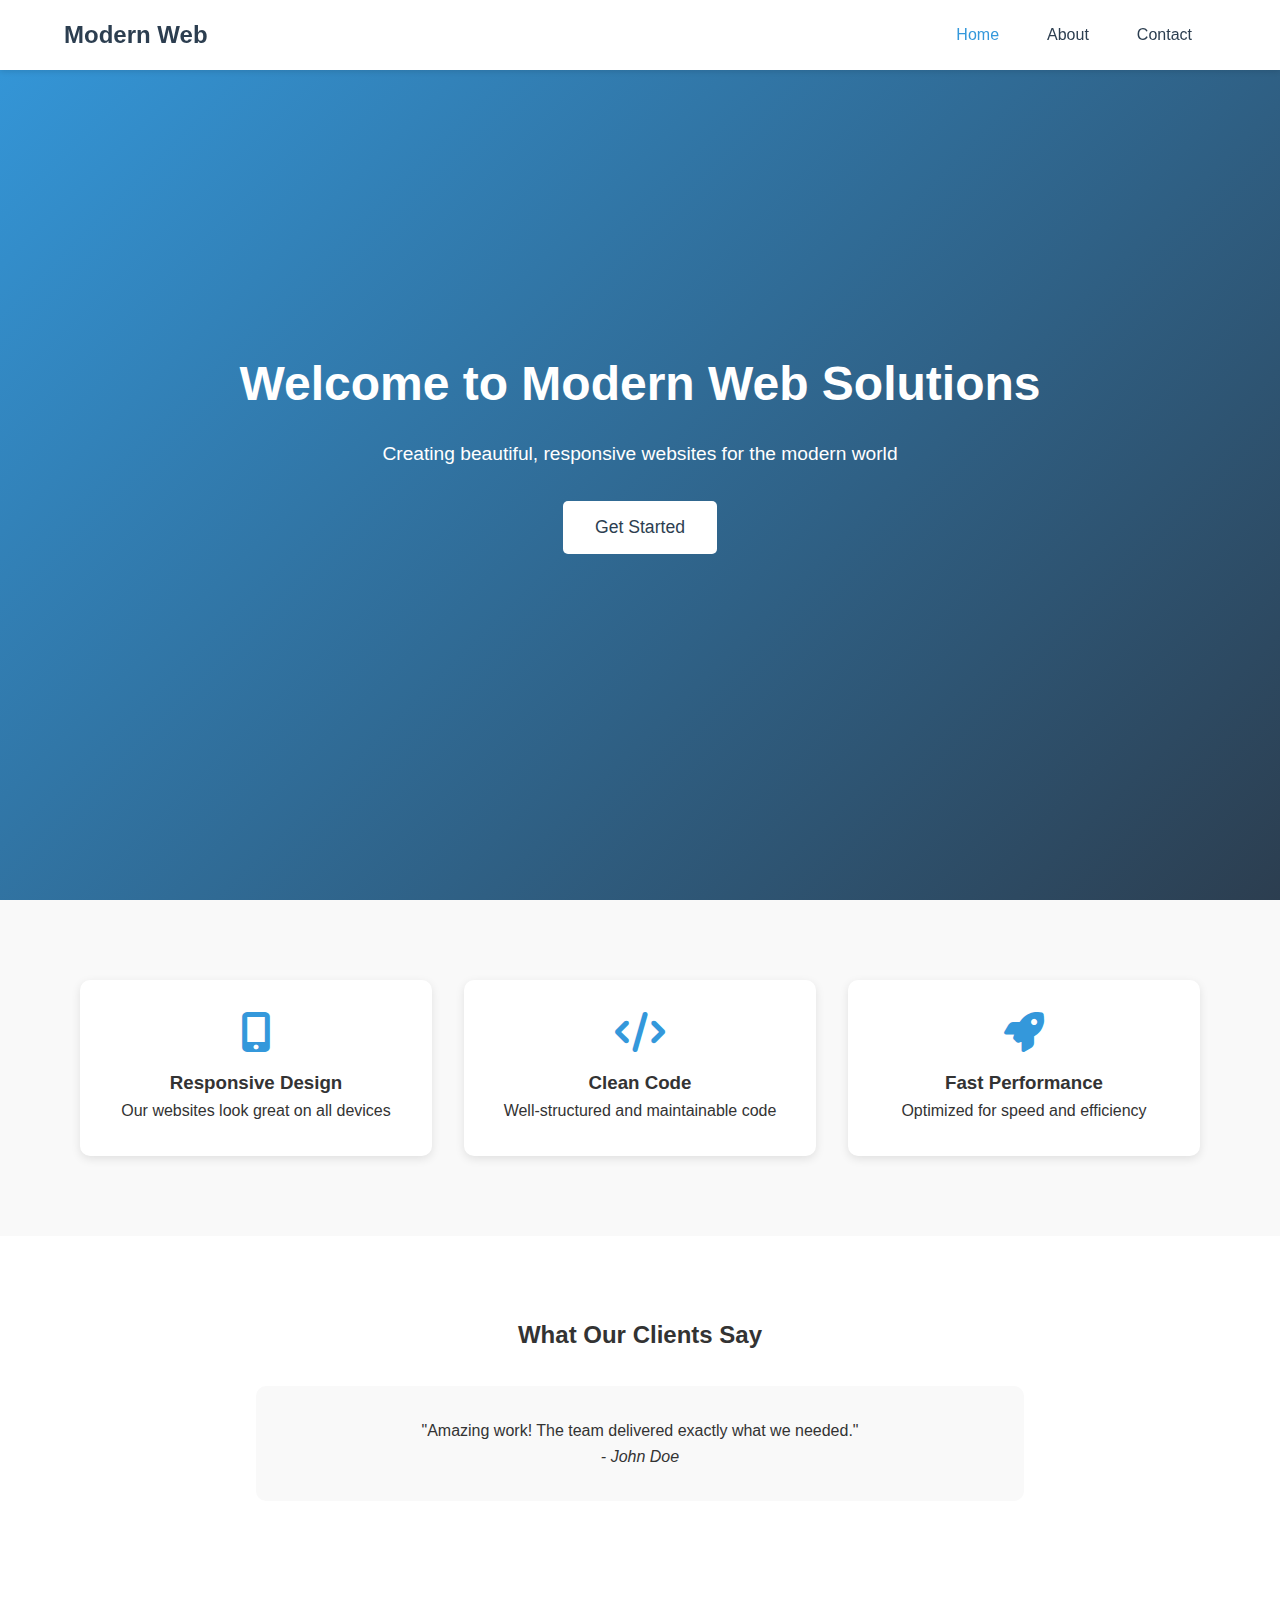
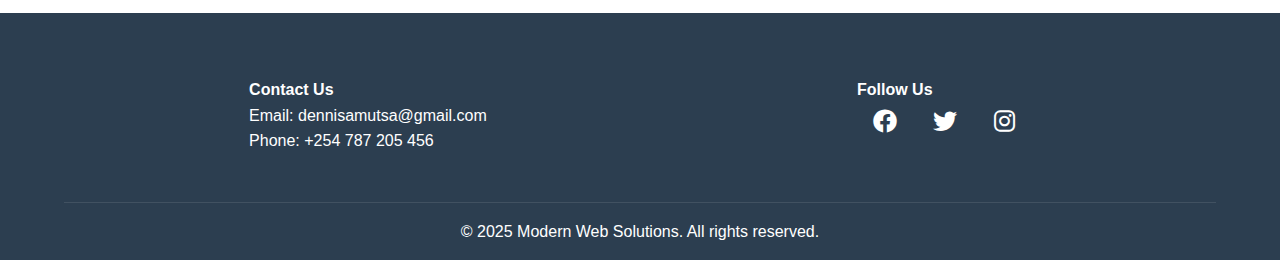
<file: index.html>
<!DOCTYPE html>
<html lang="en">
<head>
    <meta charset="UTF-8">
    <meta name="viewport" content="width=device-width, initial-scale=1.0">
    <title>Modern Web Solutions</title>
    <link rel="stylesheet" href="styles.css">
    <link rel="stylesheet" href="https://cdnjs.cloudflare.com/ajax/libs/font-awesome/6.0.0/css/all.min.css">
</head>
<body>
    <header>
        <nav class="navbar">
            <div class="logo">Modern Web</div>
            <ul class="nav-links">
                <li><a href="index.html" class="active">Home</a></li>
                <li><a href="about.html">About</a></li>
                <li><a href="contact.html">Contact</a></li>
            </ul>
            <div class="hamburger">
                <span></span>
                <span></span>
                <span></span>
            </div>
        </nav>
    </header>

    <main>
        <section class="hero">
            <h1>Welcome to Modern Web Solutions</h1>
            <p>Creating beautiful, responsive websites for the modern world</p>
            <button class="cta-button">Get Started</button>
        </section>

        <section class="features">
            <div class="feature-card">
                <i class="fas fa-mobile-alt"></i>
                <h3>Responsive Design</h3>
                <p>Our websites look great on all devices</p>
            </div>
            <div class="feature-card">
                <i class="fas fa-code"></i>
                <h3>Clean Code</h3>
                <p>Well-structured and maintainable code</p>
            </div>
            <div class="feature-card">
                <i class="fas fa-rocket"></i>
                <h3>Fast Performance</h3>
                <p>Optimized for speed and efficiency</p>
            </div>
        </section>

        <section class="testimonials">
            <h2>What Our Clients Say</h2>
            <div class="testimonial-slider">
                <div class="testimonial">
                    <p>"Amazing work! The team delivered exactly what we needed."</p>
                    <cite>- John Doe</cite>
                </div>
            </div>
        </section>
    </main>

    <footer>
        <div class="footer-content">
            <div class="footer-section">
                <h4>Contact Us</h4>
                <p>Email: dennisamutsa@gmail.com</p>
                <p>Phone: +254 787 205 456</p>
            </div>
            <div class="footer-section">
                <h4>Follow Us</h4>
                <div class="social-links">
                    <a href="#"><i class="fab fa-facebook"></i></a>
                    <a href="#"><i class="fab fa-twitter"></i></a>
                    <a href="#"><i class="fab fa-instagram"></i></a>
                </div>
            </div>
        </div>
        <div class="footer-bottom">
            <p>&copy; 2025 Modern Web Solutions. All rights reserved.</p>
        </div>
    </footer>

    <script src="script.js"></script>
</body>
</html>
</file>
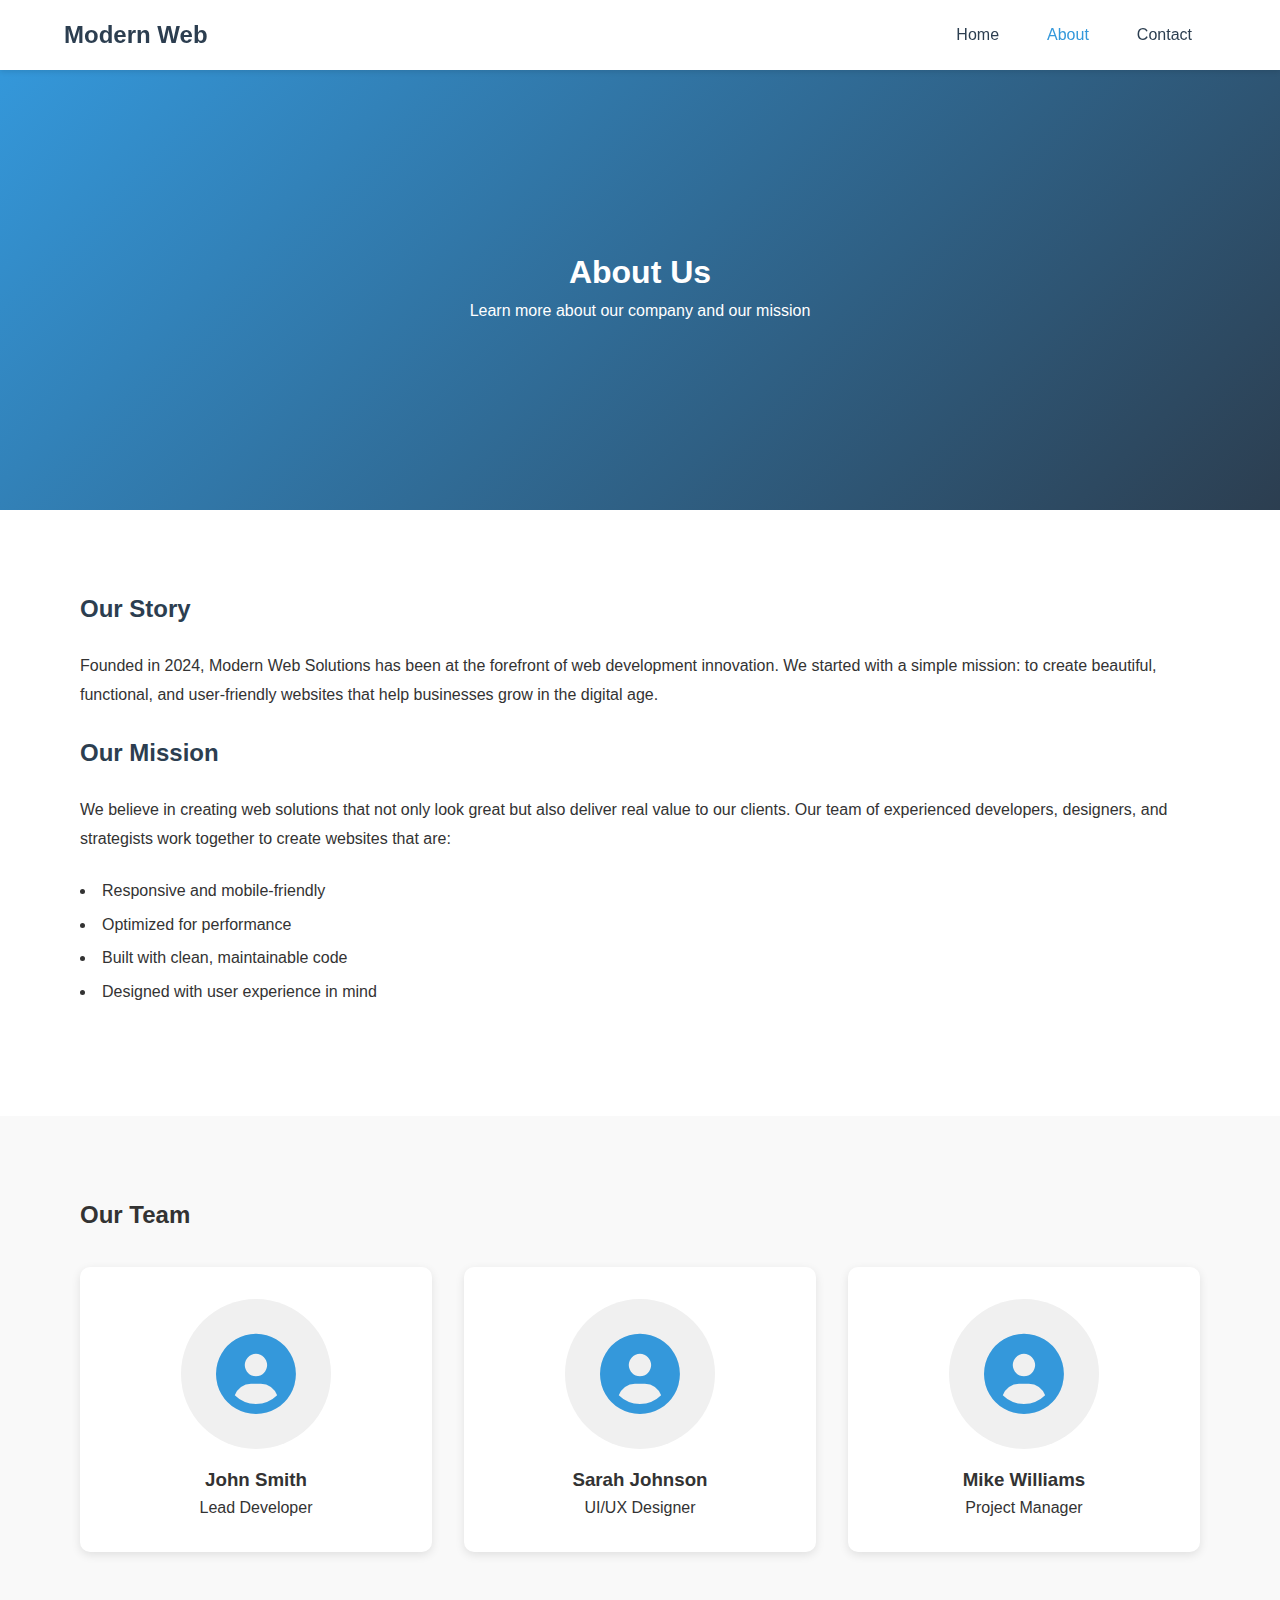
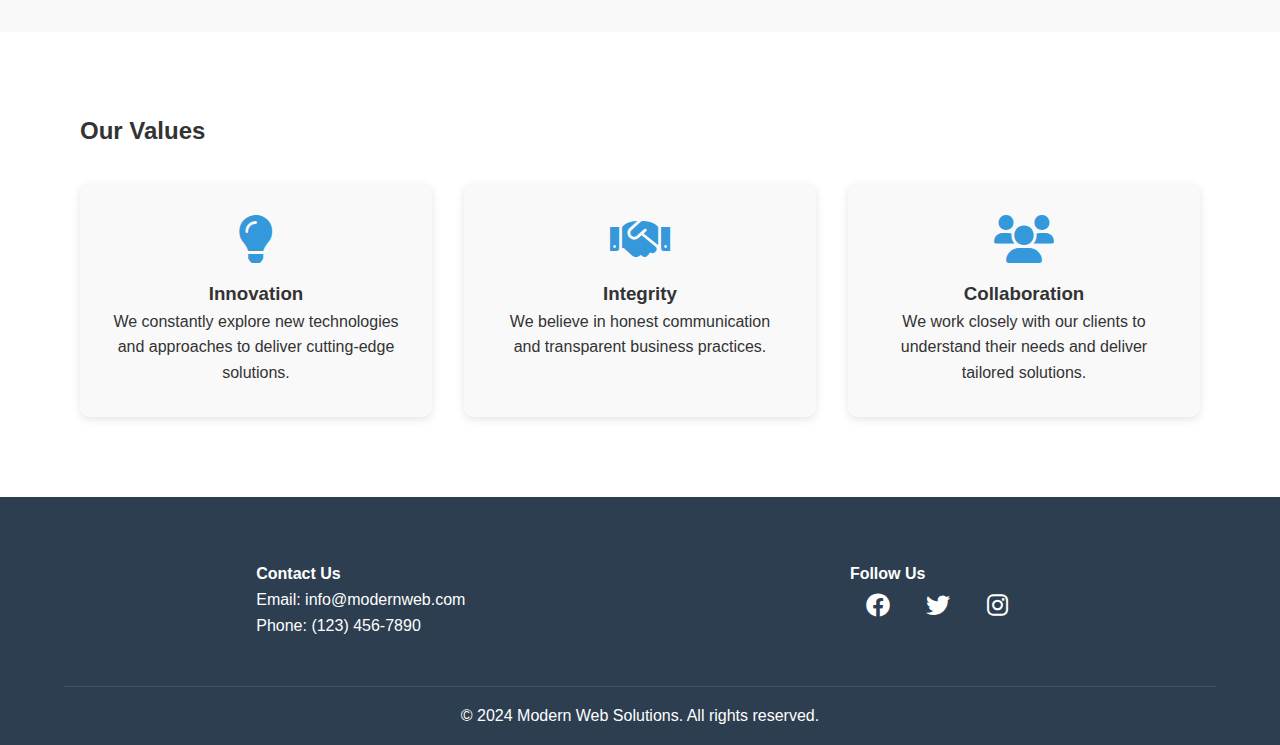
<file: about.html>
<!DOCTYPE html>
<html lang="en">
<head>
    <meta charset="UTF-8">
    <meta name="viewport" content="width=device-width, initial-scale=1.0">
    <title>About Us - Modern Web Solutions</title>
    <link rel="stylesheet" href="styles.css">
    <link rel="stylesheet" href="https://cdnjs.cloudflare.com/ajax/libs/font-awesome/6.0.0/css/all.min.css">
</head>
<body>
    <header>
        <nav class="navbar">
            <div class="logo">Modern Web</div>
            <ul class="nav-links">
                <li><a href="index.html">Home</a></li>
                <li><a href="about.html" class="active">About</a></li>
                <li><a href="contact.html">Contact</a></li>
            </ul>
            <div class="hamburger">
                <span></span>
                <span></span>
                <span></span>
            </div>
        </nav>
    </header>

    <main>
        <section class="about-hero">
            <h1>About Us</h1>
            <p>Learn more about our company and our mission</p>
        </section>

        <section class="company-info">
            <div class="container">
                <h2>Our Story</h2>
                <p>Founded in 2024, Modern Web Solutions has been at the forefront of web development innovation. We started with a simple mission: to create beautiful, functional, and user-friendly websites that help businesses grow in the digital age.</p>
                
                <h2>Our Mission</h2>
                <p>We believe in creating web solutions that not only look great but also deliver real value to our clients. Our team of experienced developers, designers, and strategists work together to create websites that are:</p>
                <ul>
                    <li>Responsive and mobile-friendly</li>
                    <li>Optimized for performance</li>
                    <li>Built with clean, maintainable code</li>
                    <li>Designed with user experience in mind</li>
                </ul>
            </div>
        </section>

        <section class="team">
            <div class="container">
                <h2>Our Team</h2>
                <div class="team-grid">
                    <div class="team-member">
                        <div class="member-image">
                            <i class="fas fa-user-circle"></i>
                        </div>
                        <h3>John Smith</h3>
                        <p>Lead Developer</p>
                    </div>
                    <div class="team-member">
                        <div class="member-image">
                            <i class="fas fa-user-circle"></i>
                        </div>
                        <h3>Sarah Johnson</h3>
                        <p>UI/UX Designer</p>
                    </div>
                    <div class="team-member">
                        <div class="member-image">
                            <i class="fas fa-user-circle"></i>
                        </div>
                        <h3>Mike Williams</h3>
                        <p>Project Manager</p>
                    </div>
                </div>
            </div>
        </section>

        <section class="values">
            <div class="container">
                <h2>Our Values</h2>
                <div class="values-grid">
                    <div class="value-card">
                        <i class="fas fa-lightbulb"></i>
                        <h3>Innovation</h3>
                        <p>We constantly explore new technologies and approaches to deliver cutting-edge solutions.</p>
                    </div>
                    <div class="value-card">
                        <i class="fas fa-handshake"></i>
                        <h3>Integrity</h3>
                        <p>We believe in honest communication and transparent business practices.</p>
                    </div>
                    <div class="value-card">
                        <i class="fas fa-users"></i>
                        <h3>Collaboration</h3>
                        <p>We work closely with our clients to understand their needs and deliver tailored solutions.</p>
                    </div>
                </div>
            </div>
        </section>
    </main>

    <footer>
        <div class="footer-content">
            <div class="footer-section">
                <h4>Contact Us</h4>
                <p>Email: info@modernweb.com</p>
                <p>Phone: (123) 456-7890</p>
            </div>
            <div class="footer-section">
                <h4>Follow Us</h4>
                <div class="social-links">
                    <a href="#"><i class="fab fa-facebook"></i></a>
                    <a href="#"><i class="fab fa-twitter"></i></a>
                    <a href="#"><i class="fab fa-instagram"></i></a>
                </div>
            </div>
        </div>
        <div class="footer-bottom">
            <p>&copy; 2024 Modern Web Solutions. All rights reserved.</p>
        </div>
    </footer>

    <script src="script.js"></script>
</body>
</html>
</file>
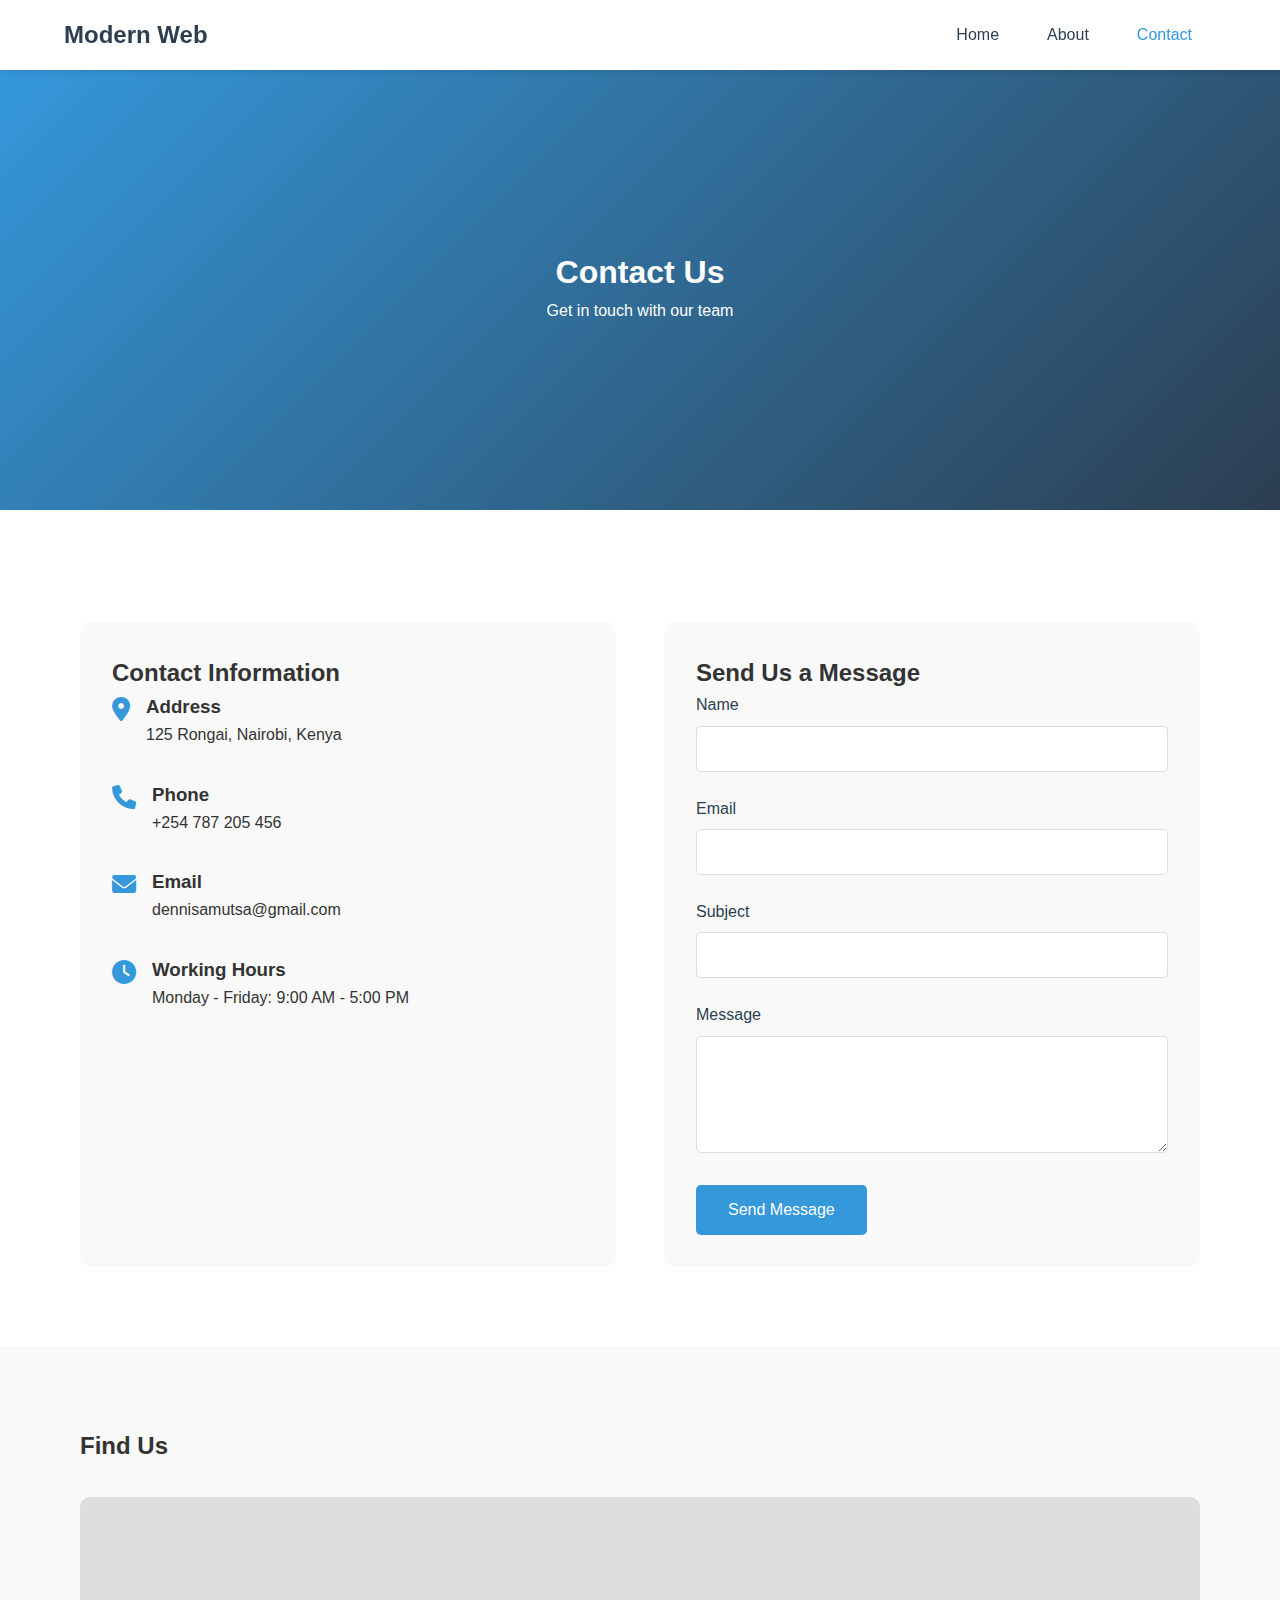
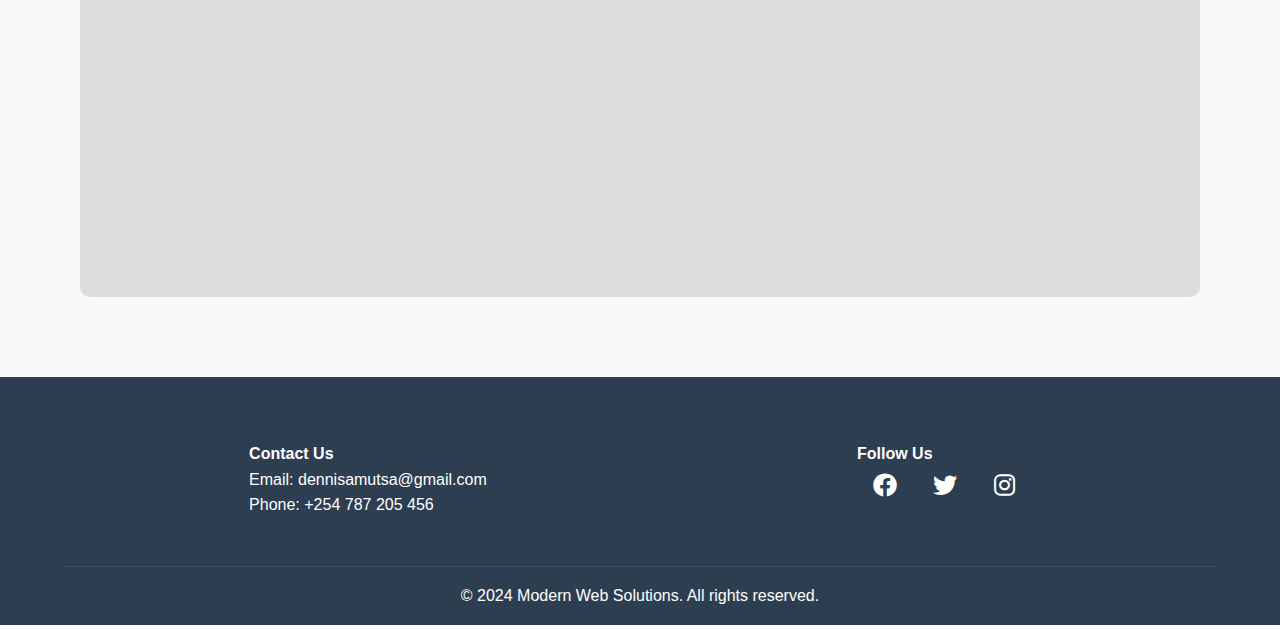
<file: contact.html>
<!DOCTYPE html>
<html lang="en">
<head>
    <meta charset="UTF-8">
    <meta name="viewport" content="width=device-width, initial-scale=1.0">
    <title>Contact Us - Modern Web Solutions</title>
    <link rel="stylesheet" href="styles.css">
    <link rel="stylesheet" href="https://cdnjs.cloudflare.com/ajax/libs/font-awesome/6.0.0/css/all.min.css">
</head>
<body>
    <header>
        <nav class="navbar">
            <div class="logo">Modern Web</div>
            <ul class="nav-links">
                <li><a href="index.html">Home</a></li>
                <li><a href="about.html">About</a></li>
                <li><a href="contact.html" class="active">Contact</a></li>
            </ul>
            <div class="hamburger">
                <span></span>
                <span></span>
                <span></span>
            </div>
        </nav>
    </header>

    <main>
        <section class="contact-hero">
            <h1>Contact Us</h1>
            <p>Get in touch with our team</p>
        </section>

        <section class="contact-content">
            <div class="container">
                <div class="contact-grid">
                    <div class="contact-info">
                        <h2>Contact Information</h2>
                        <div class="info-item">
                            <i class="fas fa-map-marker-alt"></i>
                            <div>
                                <h3>Address</h3>
                                <p>125 Rongai, Nairobi, Kenya</p>
                            </div>
                        </div>
                        <div class="info-item">
                            <i class="fas fa-phone"></i>
                            <div>
                                <h3>Phone</h3>
                                <p>+254 787 205 456</p>
                            </div>
                        </div>
                        <div class="info-item">
                            <i class="fas fa-envelope"></i>
                            <div>
                                <h3>Email</h3>
                                <p>dennisamutsa@gmail.com</p>
                            </div>
                        </div>
                        <div class="info-item">
                            <i class="fas fa-clock"></i>
                            <div>
                                <h3>Working Hours</h3>
                                <p>Monday - Friday: 9:00 AM - 5:00 PM</p>
                            </div>
                        </div>
                    </div>

                    <div class="contact-form-container">
                        <h2>Send Us a Message</h2>
                        <form class="contact-form">
                            <div class="form-group">
                                <label for="name">Name</label>
                                <input type="text" id="name" name="name" required>
                            </div>
                            <div class="form-group">
                                <label for="email">Email</label>
                                <input type="email" id="email" name="email" required>
                            </div>
                            <div class="form-group">
                                <label for="subject">Subject</label>
                                <input type="text" id="subject" name="subject" required>
                            </div>
                            <div class="form-group">
                                <label for="message">Message</label>
                                <textarea id="message" name="message" rows="5" required></textarea>
                            </div>
                            <button type="submit" class="submit-btn">Send Message</button>
                        </form>
                    </div>
                </div>
            </div>
        </section>

        <section class="map-section">
            <div class="container">
                <h2>Find Us</h2>
                <div class="map-container">
                    <iframe 
                        src="https://www.google.com/maps/embed?pb=!1m18!1m12!1m3!1d3988.8189999999997!2d36.774999999999994!3d-1.383333!2m3!1f0!2f0!3f0!3m2!1i1024!2i768!4f13.1!3m3!1m2!1s0x182f1a6f744a1b1b%3A0x1f0b0b0b0b0b0b0b!2sRongai%2C%20Nairobi!5e0!3m2!1sen!2ske!4v1640000000000!5m2!1sen!2ske" 
                        width="100%" 
                        height="450" 
                        style="border:0;" 
                        allowfullscreen="" 
                        loading="lazy">
                    </iframe>
                </div>
            </div>
        </section>
    </main>

    <footer>
        <div class="footer-content">
            <div class="footer-section">
                <h4>Contact Us</h4>
                <p>Email: dennisamutsa@gmail.com</p>
                <p>Phone: +254 787 205 456</p>
            </div>
            <div class="footer-section">
                <h4>Follow Us</h4>
                <div class="social-links">
                    <a href="#"><i class="fab fa-facebook"></i></a>
                    <a href="#"><i class="fab fa-twitter"></i></a>
                    <a href="#"><i class="fab fa-instagram"></i></a>
                </div>
            </div>
        </div>
        <div class="footer-bottom">
            <p>&copy; 2024 Modern Web Solutions. All rights reserved.</p>
        </div>
    </footer>

    <script src="script.js"></script>
</body>
</html>
</file>
<file: styles.css>
/* Reset and base styles */
* {
    margin: 0;
    padding: 0;
    box-sizing: border-box;
}

body {
    font-family: 'Segoe UI', Tahoma, Geneva, Verdana, sans-serif;
    line-height: 1.6;
    color: #333;
}

/* Navigation */
.navbar {
    display: flex;
    justify-content: space-between;
    align-items: center;
    padding: 1rem 5%;
    background-color: #fff;
    box-shadow: 0 2px 5px rgba(0,0,0,0.1);
    position: fixed;
    width: 100%;
    top: 0;
    z-index: 1000;
}

.logo {
    font-size: 1.5rem;
    font-weight: bold;
    color: #2c3e50;
}

.nav-links {
    display: flex;
    list-style: none;
}

.nav-links li a {
    text-decoration: none;
    color: #2c3e50;
    padding: 0.5rem 1rem;
    margin: 0 0.5rem;
    transition: color 0.3s ease;
}

.nav-links li a:hover,
.nav-links li a.active {
    color: #3498db;
}

.hamburger {
    display: none;
    flex-direction: column;
    cursor: pointer;
}

.hamburger span {
    width: 25px;
    height: 3px;
    background-color: #2c3e50;
    margin: 2px 0;
    transition: 0.3s;
}

/* Hero Section */
.hero {
    height: 100vh;
    display: flex;
    flex-direction: column;
    justify-content: center;
    align-items: center;
    text-align: center;
    padding: 0 1rem;
    background: linear-gradient(135deg, #3498db, #2c3e50);
    color: white;
}

.hero h1 {
    font-size: 3rem;
    margin-bottom: 1rem;
}

.hero p {
    font-size: 1.2rem;
    margin-bottom: 2rem;
}

.cta-button {
    padding: 1rem 2rem;
    font-size: 1.1rem;
    background-color: #fff;
    color: #2c3e50;
    border: none;
    border-radius: 5px;
    cursor: pointer;
    transition: transform 0.3s ease;
}

.cta-button:hover {
    transform: translateY(-3px);
}

/* Features Section */
.features {
    display: flex;
    justify-content: space-around;
    padding: 5rem 5%;
    background-color: #f9f9f9;
}

.feature-card {
    text-align: center;
    padding: 2rem;
    flex: 1;
    margin: 0 1rem;
    background-color: white;
    border-radius: 10px;
    box-shadow: 0 3px 10px rgba(0,0,0,0.1);
}

.feature-card i {
    font-size: 2.5rem;
    color: #3498db;
    margin-bottom: 1rem;
}

/* Testimonials Section */
.testimonials {
    padding: 5rem 5%;
    text-align: center;
}

.testimonial-slider {
    max-width: 800px;
    margin: 2rem auto;
}

.testimonial {
    padding: 2rem;
    background-color: #f9f9f9;
    border-radius: 10px;
    margin: 1rem;
}

/* Footer */
footer {
    background-color: #2c3e50;
    color: white;
    padding: 3rem 5% 1rem;
}

.footer-content {
    display: flex;
    justify-content: space-around;
    flex-wrap: wrap;
}

.footer-section {
    margin: 1rem;
}

.social-links a {
    color: white;
    margin: 0 1rem;
    font-size: 1.5rem;
    transition: color 0.3s ease;
}

.social-links a:hover {
    color: #3498db;
}

.footer-bottom {
    text-align: center;
    margin-top: 2rem;
    padding-top: 1rem;
    border-top: 1px solid rgba(255,255,255,0.1);
}

/* Responsive Design */
@media (max-width: 768px) {
    .nav-links {
        display: none;
        position: absolute;
        top: 100%;
        left: 0;
        width: 100%;
        background-color: white;
        flex-direction: column;
        padding: 1rem;
    }

    .nav-links.active {
        display: flex;
    }

    .hamburger {
        display: flex;
    }

    .features {
        flex-direction: column;
    }

    .feature-card {
        margin: 1rem 0;
    }

    .hero h1 {
        font-size: 2rem;
    }

    .footer-content {
        flex-direction: column;
        text-align: center;
    }
}

/* About Page Styles */
.about-hero {
    height: 50vh;
    display: flex;
    flex-direction: column;
    justify-content: center;
    align-items: center;
    text-align: center;
    padding: 0 1rem;
    background: linear-gradient(135deg, #3498db, #2c3e50);
    color: white;
    margin-top: 60px;
}

.company-info {
    padding: 5rem 5%;
    background-color: white;
}

.company-info h2 {
    color: #2c3e50;
    margin-bottom: 1.5rem;
}

.company-info p {
    margin-bottom: 1.5rem;
    line-height: 1.8;
}

.company-info ul {
    list-style-position: inside;
    margin-bottom: 2rem;
}

.company-info li {
    margin-bottom: 0.5rem;
}

.team {
    padding: 5rem 5%;
    background-color: #f9f9f9;
}

.team-grid {
    display: grid;
    grid-template-columns: repeat(auto-fit, minmax(250px, 1fr));
    gap: 2rem;
    margin-top: 2rem;
}

.team-member {
    text-align: center;
    padding: 2rem;
    background-color: white;
    border-radius: 10px;
    box-shadow: 0 3px 10px rgba(0,0,0,0.1);
}

.member-image {
    width: 150px;
    height: 150px;
    margin: 0 auto 1rem;
    background-color: #f0f0f0;
    border-radius: 50%;
    display: flex;
    align-items: center;
    justify-content: center;
}

.member-image i {
    font-size: 5rem;
    color: #3498db;
}

.values {
    padding: 5rem 5%;
    background-color: white;
}

.values-grid {
    display: grid;
    grid-template-columns: repeat(auto-fit, minmax(250px, 1fr));
    gap: 2rem;
    margin-top: 2rem;
}

.value-card {
    text-align: center;
    padding: 2rem;
    background-color: #f9f9f9;
    border-radius: 10px;
    box-shadow: 0 3px 10px rgba(0,0,0,0.1);
}

.value-card i {
    font-size: 3rem;
    color: #3498db;
    margin-bottom: 1rem;
}

/* Contact Page Styles */
.contact-hero {
    height: 50vh;
    display: flex;
    flex-direction: column;
    justify-content: center;
    align-items: center;
    text-align: center;
    padding: 0 1rem;
    background: linear-gradient(135deg, #3498db, #2c3e50);
    color: white;
    margin-top: 60px;
}

.contact-content {
    padding: 5rem 5%;
    background-color: white;
}

.contact-grid {
    display: grid;
    grid-template-columns: repeat(auto-fit, minmax(300px, 1fr));
    gap: 3rem;
    margin-top: 2rem;
}

.contact-info {
    padding: 2rem;
    background-color: #f9f9f9;
    border-radius: 10px;
}

.info-item {
    display: flex;
    align-items: flex-start;
    margin-bottom: 2rem;
}

.info-item i {
    font-size: 1.5rem;
    color: #3498db;
    margin-right: 1rem;
    margin-top: 0.3rem;
}

.contact-form-container {
    padding: 2rem;
    background-color: #f9f9f9;
    border-radius: 10px;
}

.form-group {
    margin-bottom: 1.5rem;
}

.form-group label {
    display: block;
    margin-bottom: 0.5rem;
    color: #2c3e50;
}

.form-group input,
.form-group textarea {
    width: 100%;
    padding: 0.8rem;
    border: 1px solid #ddd;
    border-radius: 5px;
    font-size: 1rem;
}

.submit-btn {
    background-color: #3498db;
    color: white;
    padding: 1rem 2rem;
    border: none;
    border-radius: 5px;
    cursor: pointer;
    font-size: 1rem;
    transition: background-color 0.3s ease;
}

.submit-btn:hover {
    background-color: #2980b9;
}

.map-section {
    padding: 5rem 5%;
    background-color: #f9f9f9;
}

.map-container {
    margin-top: 2rem;
    height: 400px;
    background-color: #ddd;
    border-radius: 10px;
    display: flex;
    align-items: center;
    justify-content: center;
}

.map-placeholder {
    text-align: center;
}

.map-placeholder i {
    font-size: 3rem;
    color: #3498db;
    margin-bottom: 1rem;
}

/* Container */
.container {
    max-width: 1200px;
    margin: 0 auto;
    padding: 0 1rem;
}
</file>
